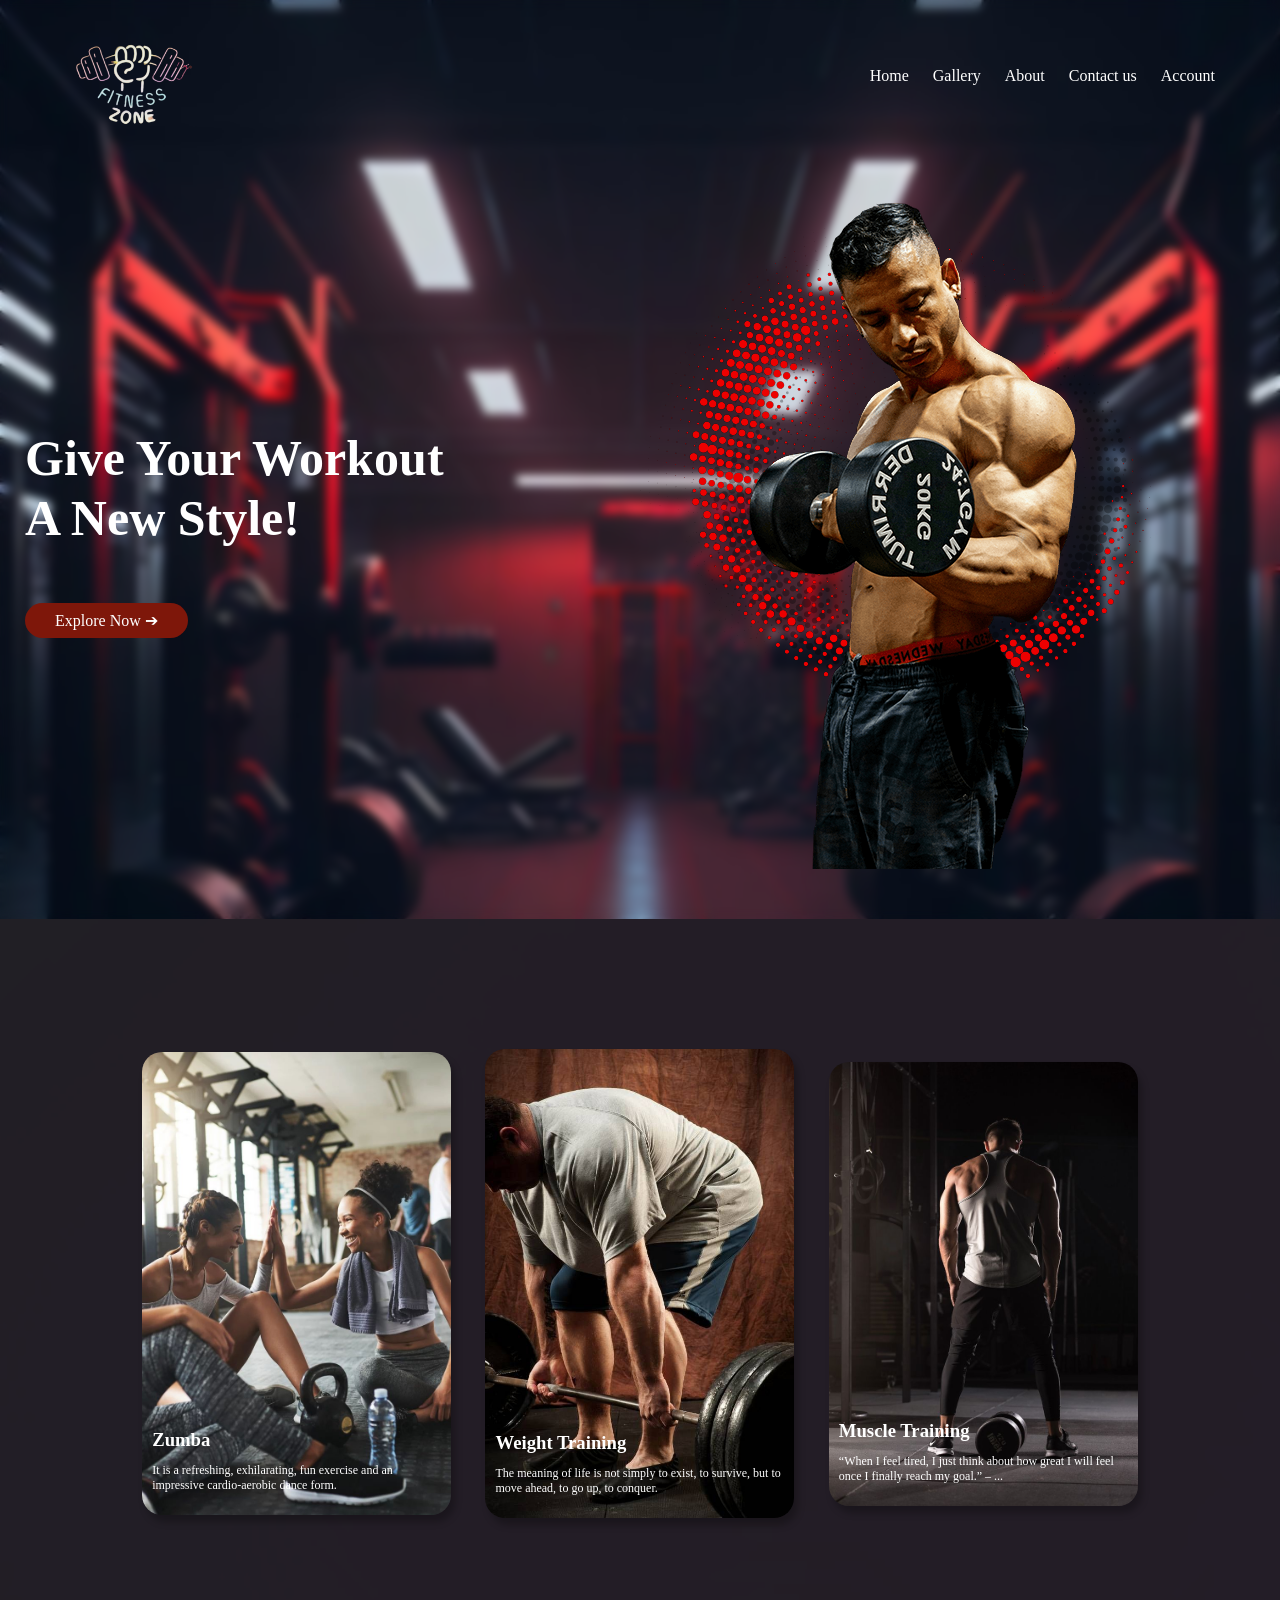
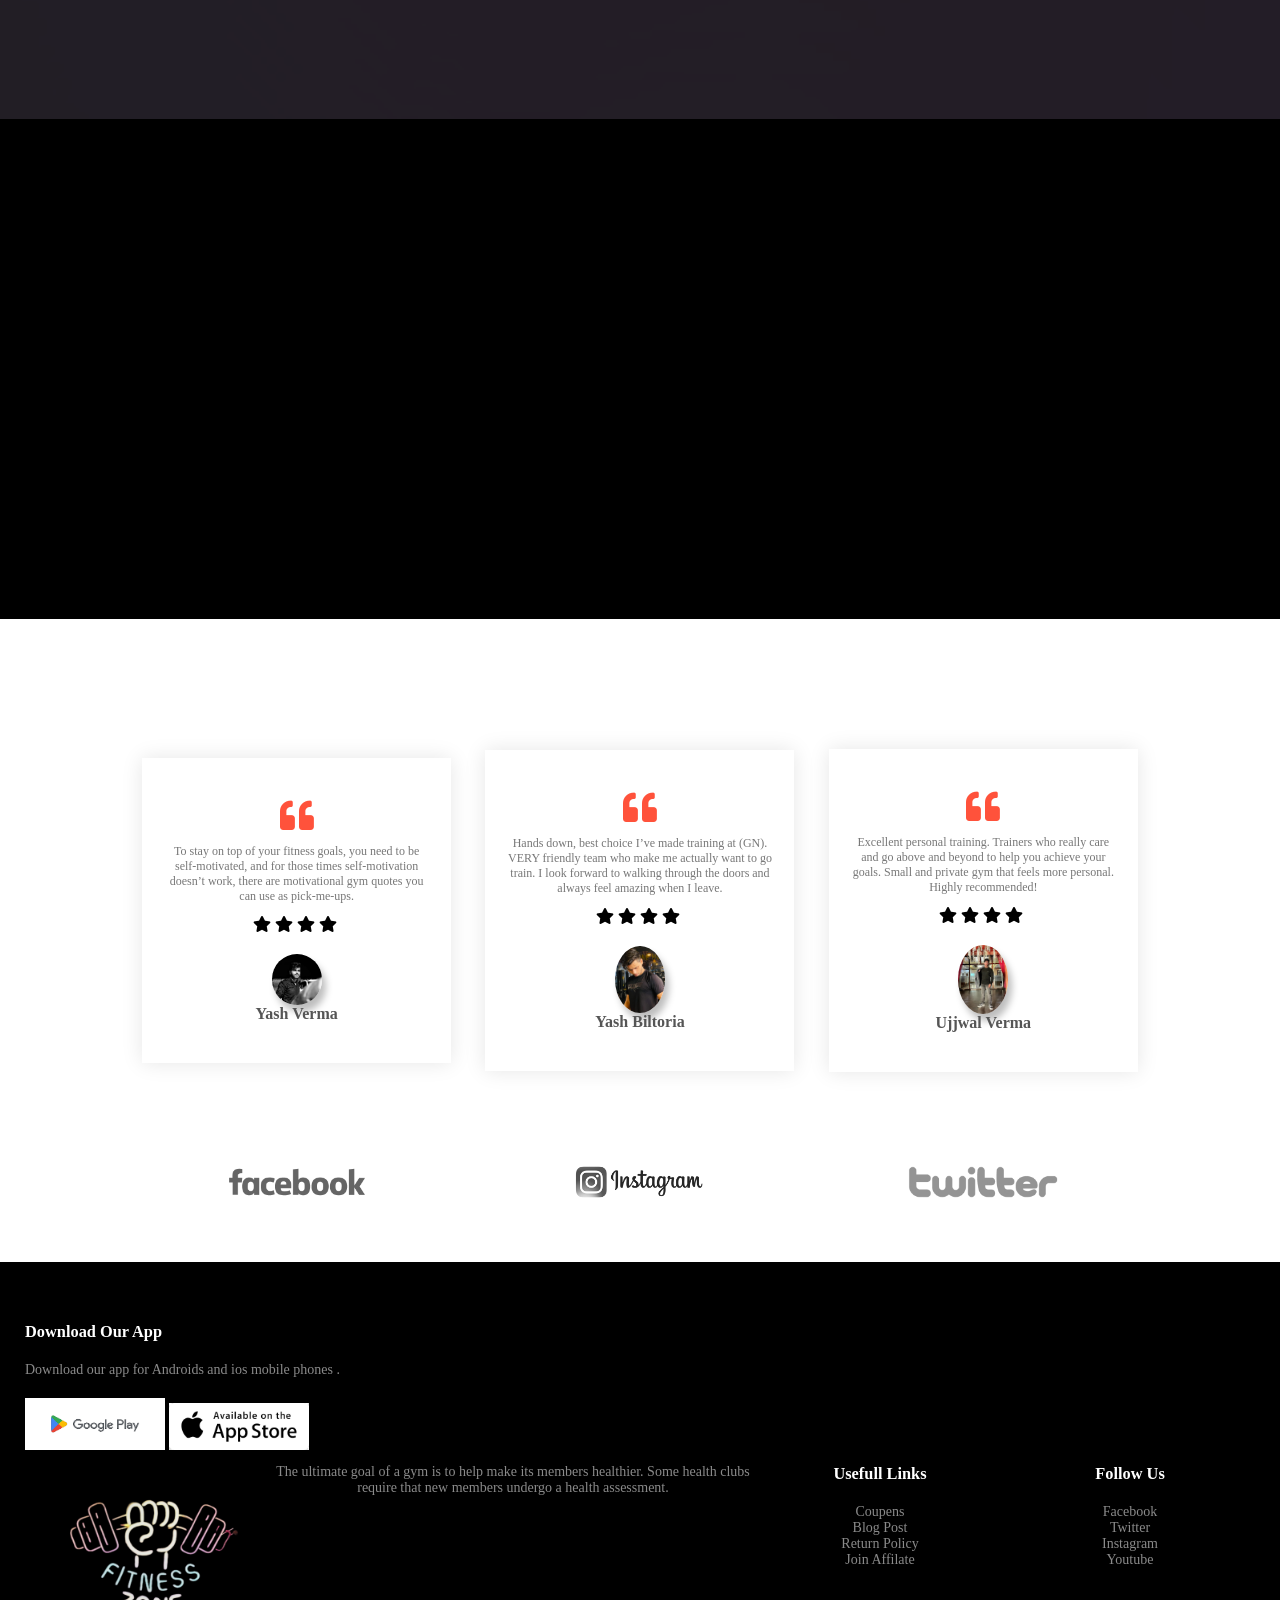
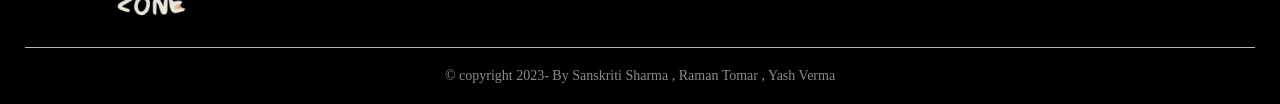
<file: index.html>
<html>
<head>
	<title> Fitness Zone </title>
	<link rel="stylesheet" type="text/css" href="style.css">
	<link rel="stylesheet" type="text/css" href="https://cdnjs.cloudflare.com/ajax/libs/font-awesome/5.15.3/css/all.min.css">
</head>
<body>
<div  class="header">
	<div class="container">
		<div class="navbar">
		<div class="logo">
			<a href="fitness zone-LAPTOP-7SIOT1VQ.html"><img src="images/logo.png" width="170px"></a>
		</div>
	<nav>
	<ul>
	<li class="link"><a href="fitness zone.html">Home</a></li>	
	<li class="link"><a href="gallery.html">Gallery</a></li>	
	<li class="link"><a href="about.html">About</a></li>	
	<li class="link"><a href="contactus.html">Contact us</a></li>	
	<li class="link"><a href="SignUp.html">Account</a></li>	
		
	</ul>
    </nav>
	
     </div>
     <div class="row">
     	<div class="col-2">
     		<h1>Give Your Workout<br> A New Style!</h1>
     		
     		<a href="explore.html" class="btn"> Explore Now &#x2794;</a>
     	</div>
     	<div class="col-2">
     		<img src="images/img4.png">
     	</div>
     </div>
	</div>
</div>
 
<!------featured categories------->

<div class="categories">
	
	<div class="small-container">
     <div class="row">
		<div class="col-3">
			<img src="images/categories-1.jpeg">
			<div class="text-in1">
				<h3>
					Zumba
				</h3>
				<p  style="color:white"> It is a refreshing, exhilarating, fun exercise and an impressive cardio-aerobic dance form.</p>
			</div>
		</div>
		<div class="col-3">
			<img src="images/categories-2.jpeg">
			<div class="text-in1">
				<h3>
				Weight Training	
				</h3>
				<p style="color:white">The meaning of life is not simply to exist, to survive, but to move ahead, to go up, to conquer. </p>
			</div>
		</div>
		<div class="col-3">
			<img src="images/categories-3.jpeg">
			<div class="text-in1">
				<h3>
					Muscle Training
				</h3>
				<p  style="color:white"> “When I feel tired, I just think about how great I will feel once I finally reach my goal.” – ...</p>
			</div>
		</div>
	 </div>
    </div>
</div>


<!-----MAP-->
<div class="map-box">
	<div class="map">
		<iframe src="https://www.google.com/maps/embed?pb=!1m18!1m12!1m3!1d3473.3164316574553!2d77.68863077518968!3d29.477964875213836!2m3!1f0!2f0!3f0!3m2!1i1024!2i768!4f13.1!3m3!1m2!1s0x390c1b4b8ece1d11%3A0xc8d93905ee1fc!2sFitness%20zone!5e0!3m2!1sen!2sin!4v1703088604400!5m2!1sen!2sin" width="100%" height="450" style="border:0;" allowfullscreen="" loading="lazy" referrerpolicy="no-referrer-when-downgrade"></iframe>
	</div>
	</div>






<!------- testimonial ------>
<div class="testimonial">
	<div class="small-container">
		<div class="row">
            <div class="col-3">
				<i class="fa fa-quote-left"></i>
				<p>To stay on top of your fitness goals, you need to be self-motivated, and for those times self-motivation doesn’t work, there are motivational gym quotes you can use as pick-me-ups.</p>
				<div class="rating">
					<i class="fa fa-star"></i>
					<i class="fa fa-star"></i>
					<i class="fa fa-star"></i>
					<i class="fa fa-star"></i>
					<i class="fa fa-star-0"></i>
				</div>
				<img src="images/yash.png">
				<h3>Yash Verma</h3>
			</div>
			<div class="col-3">
				<i class="fa fa-quote-left"></i>
				<p>Hands down, best choice I’ve made training at (GN). VERY friendly team who make me actually want to go train. I look forward to walking through the doors and always feel amazing when I leave.</p>
				<div class="rating">
					<i class="fa fa-star"></i>
					<i class="fa fa-star"></i>
					<i class="fa fa-star"></i>
					<i class="fa fa-star"></i>
					<i class="fa fa-star-0"></i>
				</div>
				<img src="images/10.jpg">
				<h3>Yash Biltoria</h3>
			</div>
			<div class="col-3">
				<i class="fa fa-quote-left"></i>
				<p>Excellent personal training. Trainers who really care and go above and beyond to help you achieve your goals. Small and private gym that feels more personal. Highly recommended!

				</p>
				<div class="rating">
					<i class="fa fa-star"></i>
					<i class="fa fa-star"></i>
					<i class="fa fa-star"></i>
					<i class="fa fa-star"></i>
					<i class="fa fa-star-0"></i>
				</div>
				<img src="images/11.jpg">
				<h3>Ujjwal Verma</h3>
			</div>
		</div>
	</div>
  </div>
<!---------------- brand -------->
<div class="brand">
	<div class="small-container">
		<div class="row">
			<div class="col-5">
				<img src="images/facebook.png" >
			</div>
			<div class="col-5">
				<img src="images/instagram.png" >
			</div>
			<div class="col-5">
				<img src="images/twitter.png" >
			</div>
			
		</div>
	</div>
</div>



<!------- footer---->

<div class="footer">
	<div class="container">
		<div class="footer-col-1">
			<h3>Download Our App</h3>
			<p>Download our app for Androids and ios mobile phones .</p>
			<div class="app-logo">
				<img src="images/play-store.png">
				<img src="images/app-store.png">
			</div>
		</div>
		<div class="footer-col-2">
			<img src="images/logo.png" width="20%" height="20%">
			<p>The ultimate goal of a gym is to help make its members healthier. Some health clubs require that new members undergo a health assessment.</p>
			<div class="footer-col-3">
				<h3>Usefull Links</h3>
				<ul>
					<li>Coupens</li>
					<li>Blog Post</li>
					<li>Return Policy</li>
					<li>Join Affilate</li>
				</ul>
			</div>
			<div class="footer-col-4">
				<h3>Follow Us</h3>
				<ul>
                    <li>Facebook</li>
					<li>Twitter</li>
					<li>Instagram</li>
					<li>Youtube</li>
				</ul>
			</div>
		</div> 
		<hr>
		<p class="copyright"> &copy; copyright 2023- By Sanskriti Sharma , Raman Tomar , Yash Verma</p>
	</div>
</div>


</body>
</html>
</file>
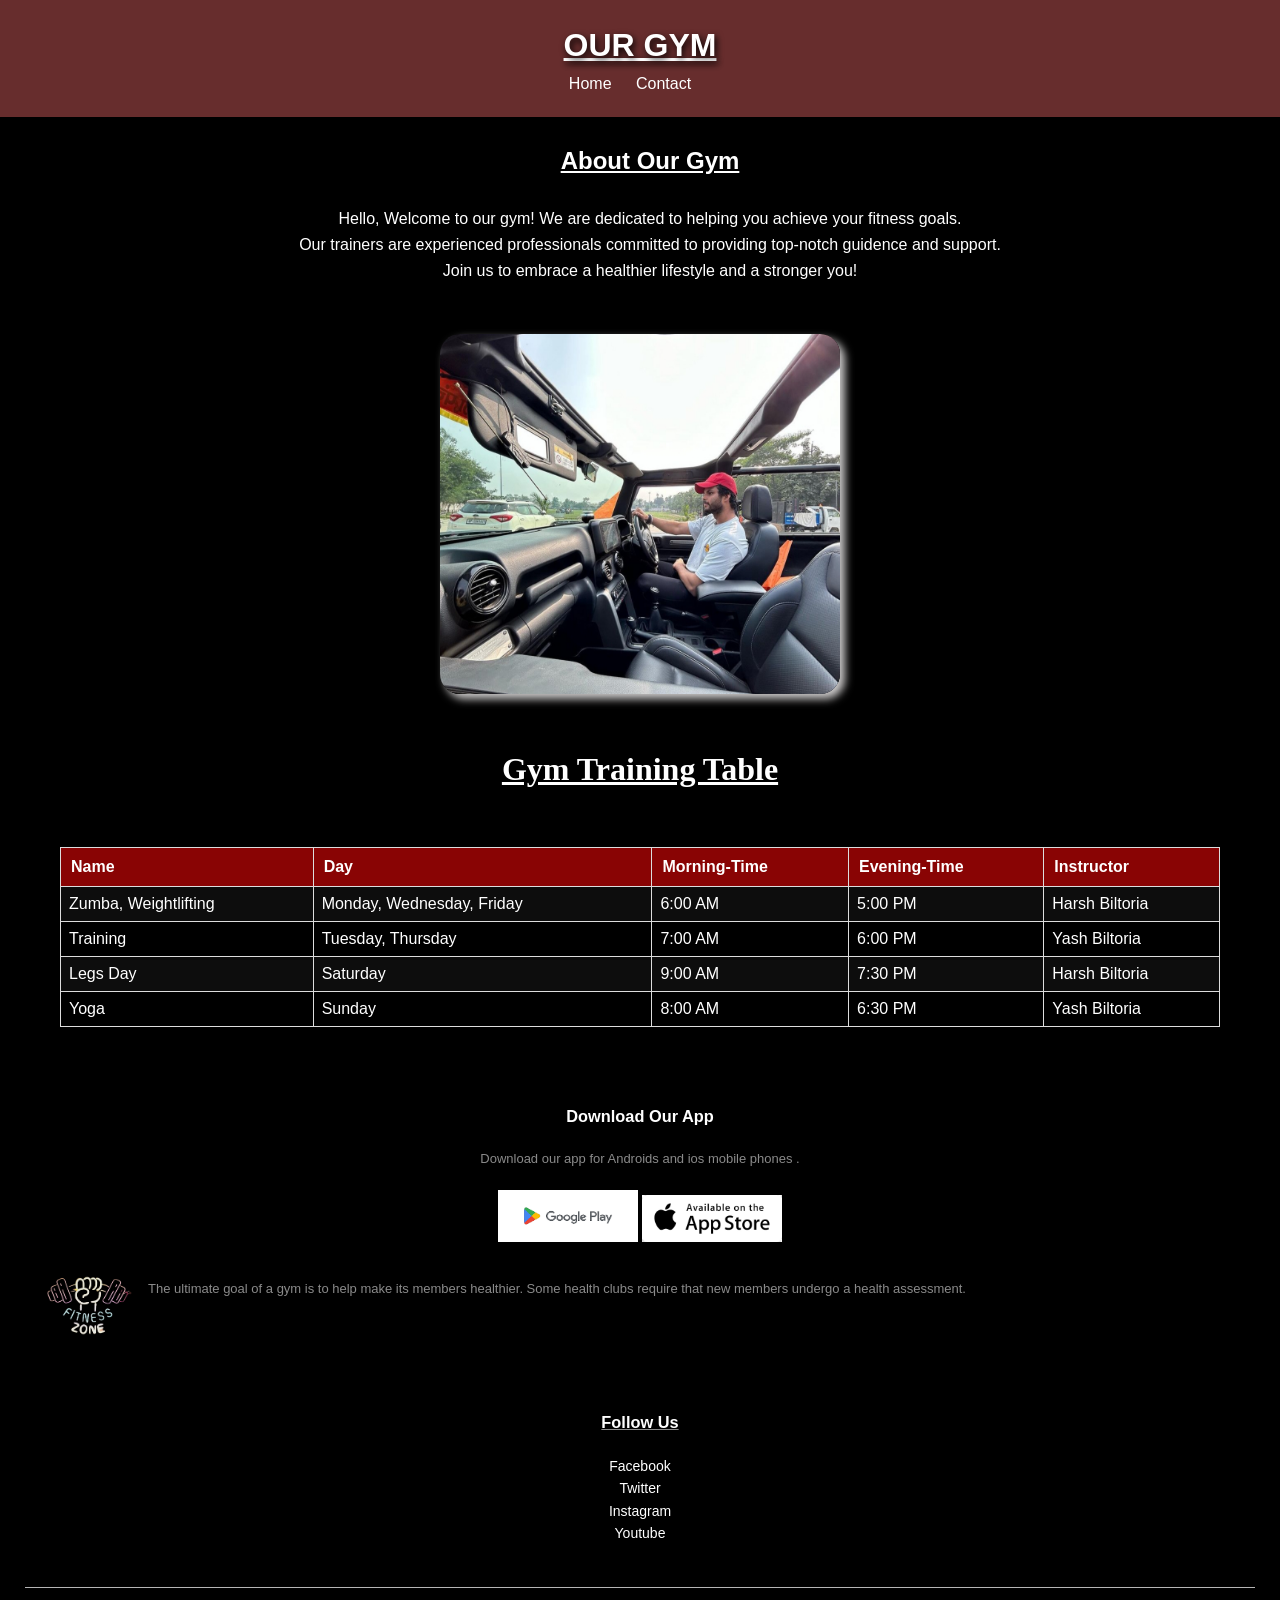
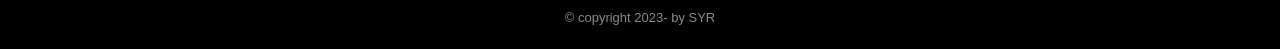
<file: about.html>
<html lang="en">
    <head>
        <meta charset="UTF-8">
        <title>About Us</title>
        <link rel="stylesheet" href="about.css">
    </head>
 <body>
	<div class="main">
    <header>
        <h1 >OUR GYM</h1>
        <nav>
            <ul>
                <li><a href="index.html">Home</a></li>
                <li><a href="#">Contact</a></li>
            </ul>
        </nav>
    </header>

    
     <div class="about-section">
      <br> <u> <h2 align="center" >About Our Gym</h2></u><br>
        <p > Hello, Welcome to our gym! We are dedicated to helping you achieve your fitness goals.</p>
        <p> Our trainers are experienced professionals committed to providing top-notch guidence and support.</p>
        <p>Join us to embrace a healthier lifestyle and a stronger you!</p><br><br>
     </div>
	 <div class="owner">
       <center><img src="images/harsh_singh.jpg"width="400em" height="40%"></center>
	 </div>
	 
	 <div class="table">
		<ul><h1>Gym Training Table</h1></ul><br><br>
	  <table> <tr> <th>Name</th> <th>Day</th> <th>Morning-Time</th> <th>Evening-Time</th> <th>Instructor</th> </tr> 
		 <tr> <td>Zumba, Weightlifting</td> <td>Monday, Wednesday, Friday</td> <td>6:00 AM</td> <td>5:00 PM</td><td>Harsh Biltoria</td> </tr>
		   <tr> <td>Training</td> <td>Tuesday, Thursday</td> <td>7:00 AM</td> <td>6:00 PM</td> <td>Yash Biltoria</td> </tr> 
			<tr> <td>Legs Day</td> <td>Saturday</td> <td>9:00 AM</td> <TD>7:30 PM </TD><td>Harsh Biltoria</td> </tr> 
			<tr> <td>Yoga</td> <td>Sunday</td> <td>8:00 AM</td><td>6:30 PM</td> <td>Yash Biltoria</td> </tr>
		 </table> 
	 </div>
     

 <!------- footer---->

 <div class="footer">
	<div class="container">
		<div class="footer-col-1">
			<center><h3 >Download Our App</h3>
			<p>Download our app for Androids and ios mobile phones .</p>
			<div class="app-logo">
				<img src="images/play-store.png">
				<img src="images/app-store.png"></center>
			</div>
		</div>
		<div class="footer-col-2">
			<img src="images/logo.png" width="10%" height="10%">
			<p>The ultimate goal of a gym is to help make its members healthier. Some health clubs require that new members undergo a health assessment.</p>
			</div>
			<div class="footer-col-5">
			
			<div class="footer-col-4">
				<u><h3>Follow Us</h3></u>
				<ul>
					<li>Facebook</li>
					<li>Twitter</li>
					<li>Instagram</li>
					<li>Youtube</li>
				</ul>
			</div>
		</div>
		<hr>
		<p class="copyright">  &copy; copyright 2023- by SYR</p>
	</div>
 </div>
</div>

 </body>
</html>
</file>
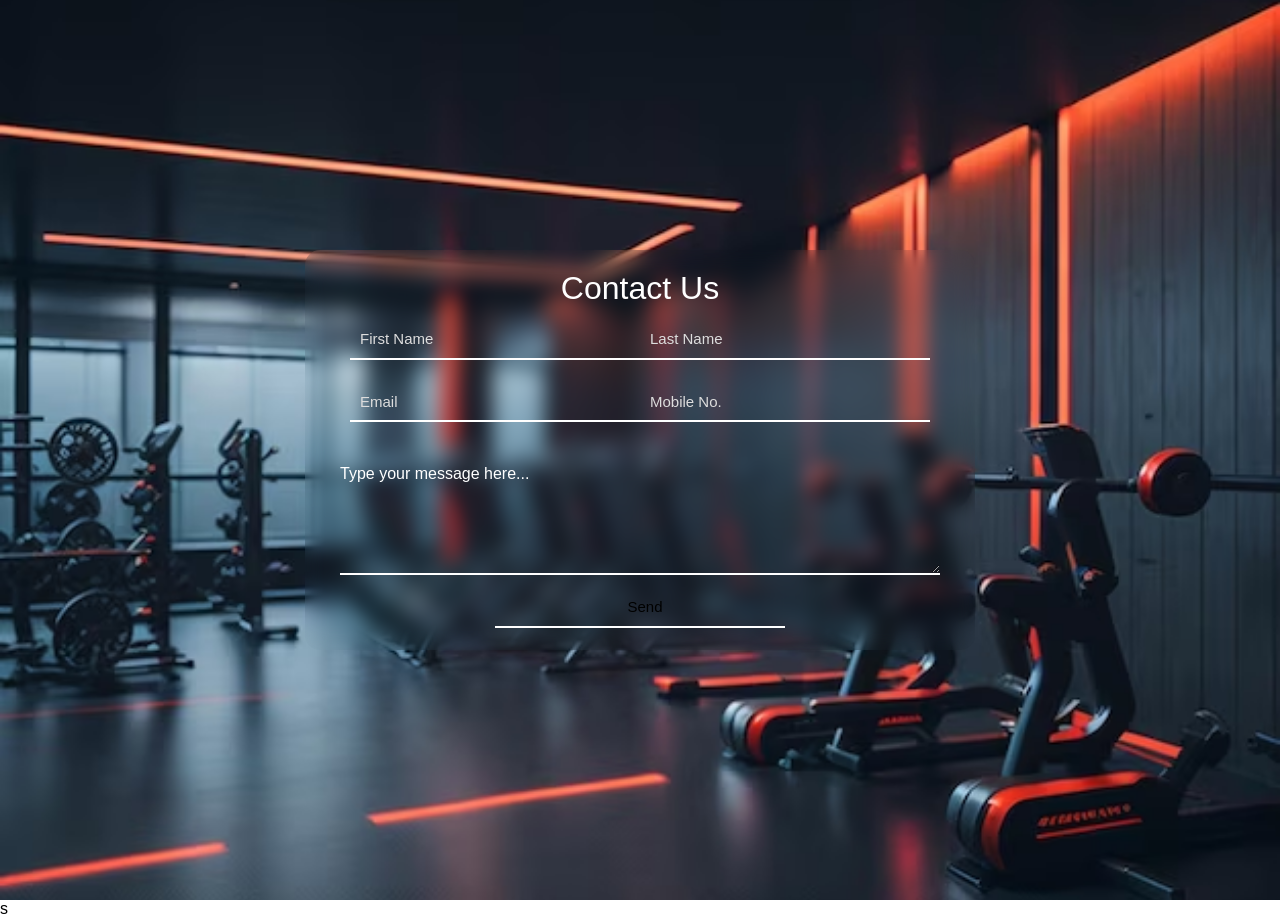
<file: contactus.html>
<!DOCTYPE html>
<html lang="en"> 
	<head>
		<meta charset="UTF-8">
		<meta http-equiv="X-UA-Compatible" content="IE=edge">
		<meta name="viewport" content="width=device-width, initial-scale=1.0">
		<title>Form Contect Us</title>
		<link rel="stylesheet" href="contact.css">
	</head>
	<body>
		<div class="container">
			<form>
				<h1> Contact Us </h1><br><br><br>
				<input type="text" id="First Name" placeholder="First Name" required>
				<input type="text" id="last Name" placeholder="Last Name" required>
				<input type="text" id="Email" placeholder="Email" required>
				<input type="text" id="Mobile No." placeholder="Mobile No." required>
				<h4>Type your message here...</h4>
				<textarea required></textarea>
				<input type="Submit" value="Send" id="Buttons">
			</form>
		</div>
	</body>
</html>

     





















s
</file>
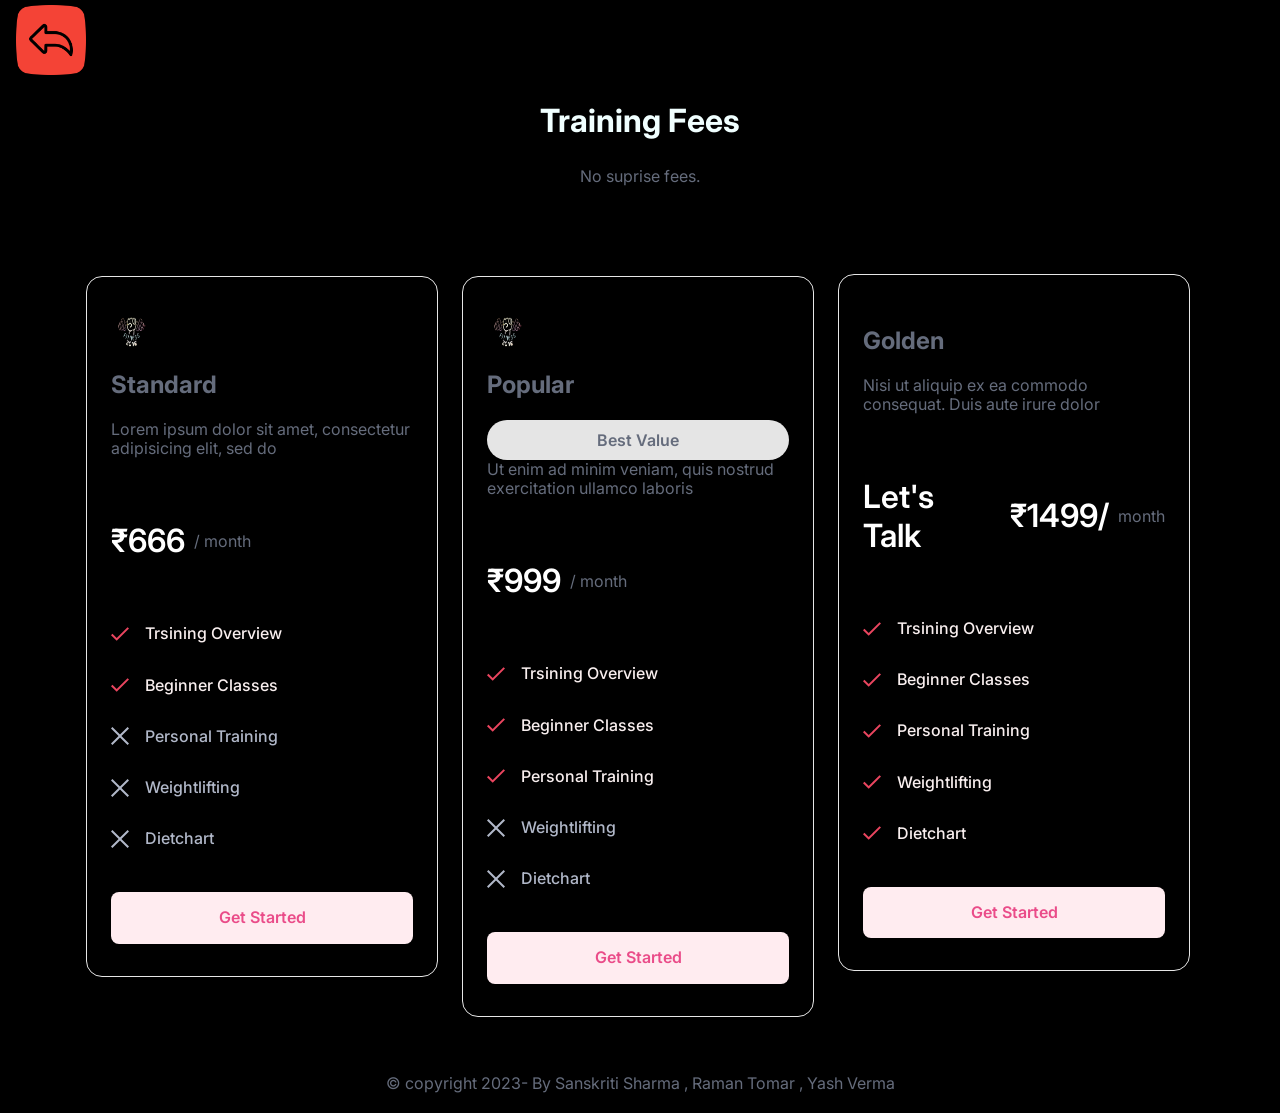
<file: explore.html>
<html >
<head>
    
    <title>Explore Now</title>
    <link rel="stylesheet" href="explore.css">
</head>
<body>
    
<div class="head">
  <a href="fitness zone.html"><img src="images/back.png" width="70" height="70"></a>
</div>
<!-- YOUR HTML STARTS HERE -->

<section class="plans__container">
    <div class="plans">
      <div class="plansHero">
        <h1 class="plansHero__title" style="font-size: 2em; color: azure;">Training Fees</h1>
        <p class="plansHero__subtitle"> No suprise fees.</p>
      </div>
      <div class="planItem__container">
        <!--free plan starts -->
        <div class="planItem planItem--free">
  
          <div class="card">
            <div class="card__header">
              <div class="card__icon symbol symbol--rounded"><img src="images/logo.png" width="40px" height="40px"></div>
              <h2>Standard</h2>
            </div>
            <div class="card__desc">Lorem ipsum dolor sit amet, consectetur adipisicing elit, sed do</div>
          </div>
  
          <div class="price"><p>&#8377;666</p><span>/ month</span></div>
  
          <ul class="featureList">
            <li>Trsining Overview</li>
            <li>Beginner Classes</li>
            <li class="disabled">Personal Training</li>
            <li class="disabled">Weightlifting</li>
            <li class="disabled">Dietchart</li>
          </ul>
  
          <button class="button">Get Started</button>
        </div>
        <!--free plan ends -->
  
        <!--pro plan starts -->
        <div class="planItem planItem--pro">
          <div class="card">
            <div class="card__header">
              <div class="card__icon symbol"><img src="images/logo.png" width="40px" height="40px"></div>
              <h2>Popular</h2>
              <div class="card__label label">Best Value</div>
            </div>
            <div class="card__desc">Ut enim ad minim veniam, quis nostrud exercitation ullamco laboris</div>
          </div>
  
          <div class="price"><p>&#8377;999</p><span>/ month</span></div>
  
          <ul class="featureList">
            <li>Trsining Overview</li>
            <li>Beginner Classes</li>
            <li>Personal Training</li>
            <li class="disabled">Weightlifting</li>
            <li class="disabled">Dietchart</li>
          </ul>
  
          <button class="button button--pink">Get Started</button>
        </div>
        <!--pro plan ends -->
  
        <!--entp plan starts -->
        <div class="planItem planItem--entp">
          <div class="card">
            <div class="card__header">
              <div class="card__icon"></div>
              <h2>Golden</h2>
            </div>
            <div class="card__desc">Nisi ut aliquip ex ea commodo consequat. Duis aute irure dolor</div>
          </div>
  
          <div class="price"><p>Let's Talk </p><br>
            <p>&#8377;1499/</p><span> month</span>
          </div>
  
          <ul class="featureList">
            <li>Trsining Overview</li>
            <li>Beginner Classes</li>
            <li>Personal Training</li>
            <li>Weightlifting</li>
            <li>Dietchart</li>
          </ul>
  
          <button class="button button--white">Get Started</button>
        </div>
        <!--entp plan ends -->
  
      </div>
    </div>
</section>
<br><br><br>
<center>
  &copy; copyright 2023- By Sanskriti Sharma , Raman Tomar , Yash Verma
</center>
<br>
</body>
</html>
</file>
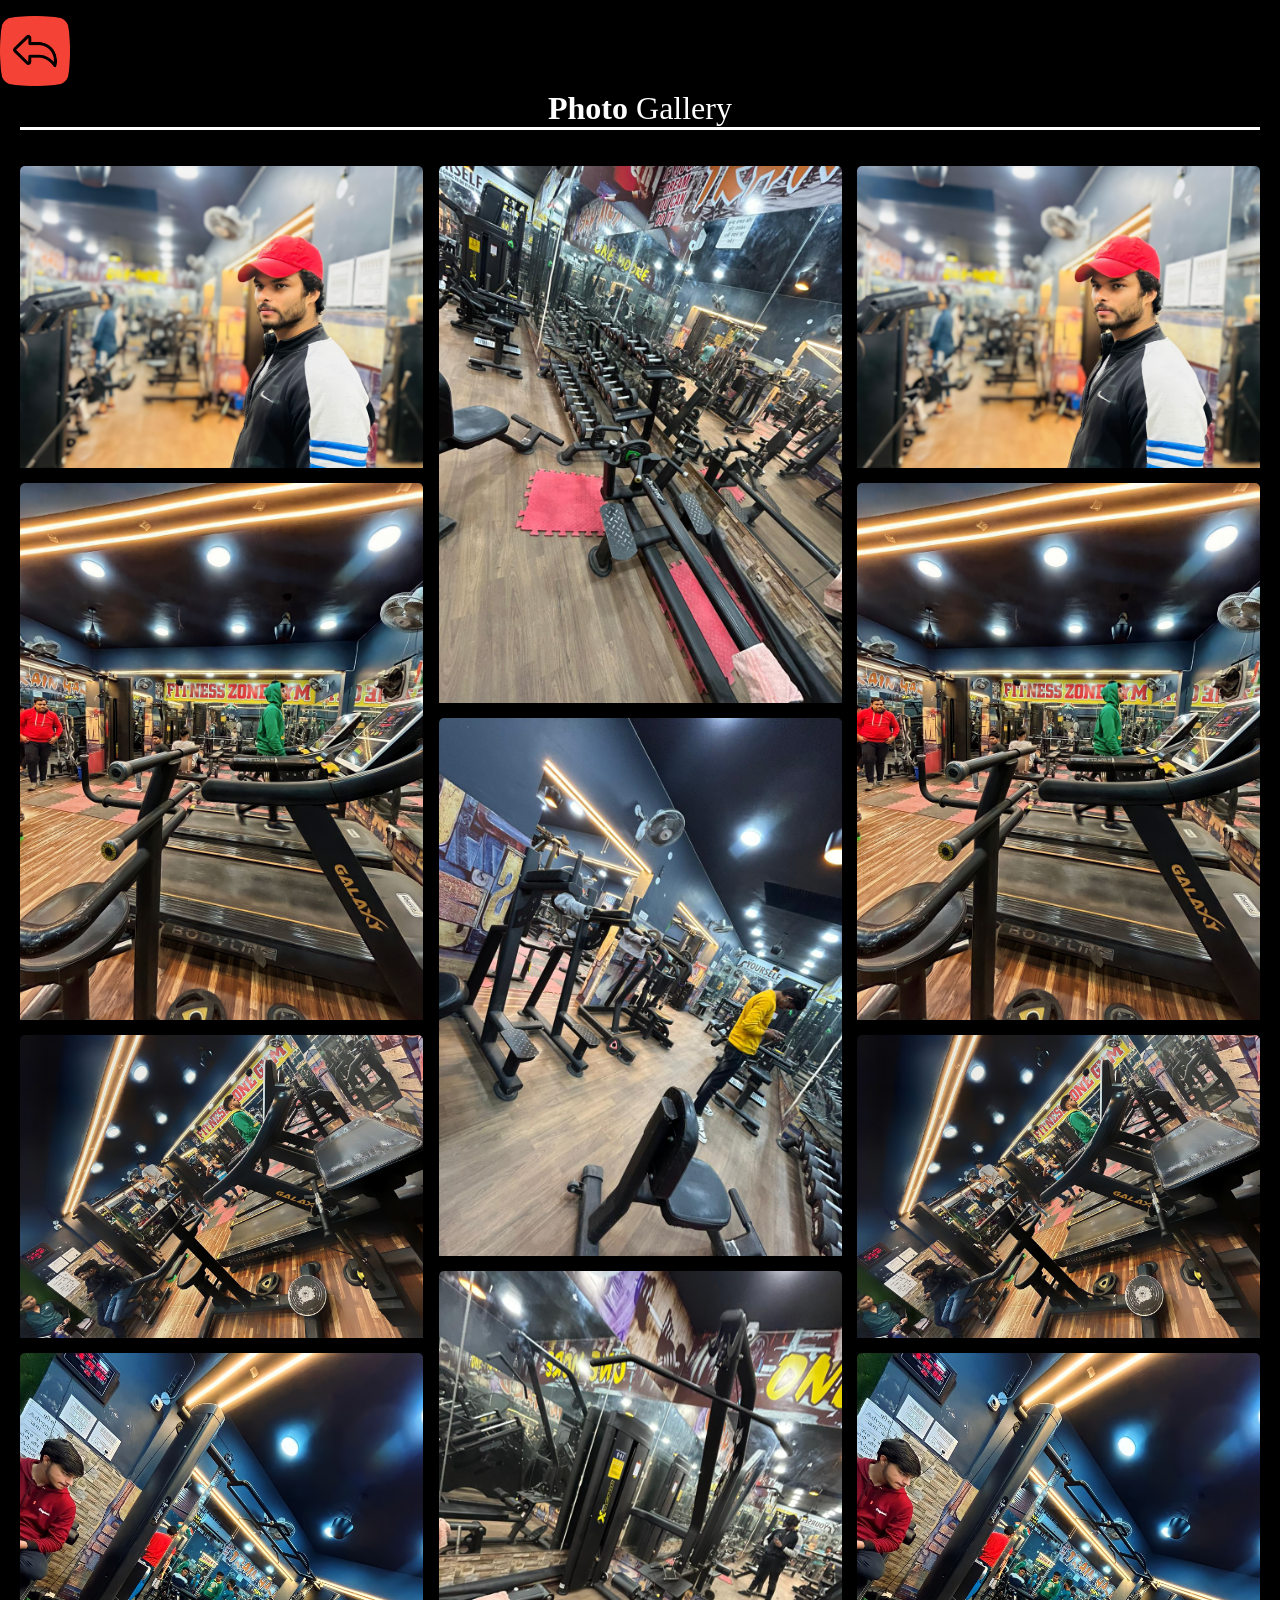
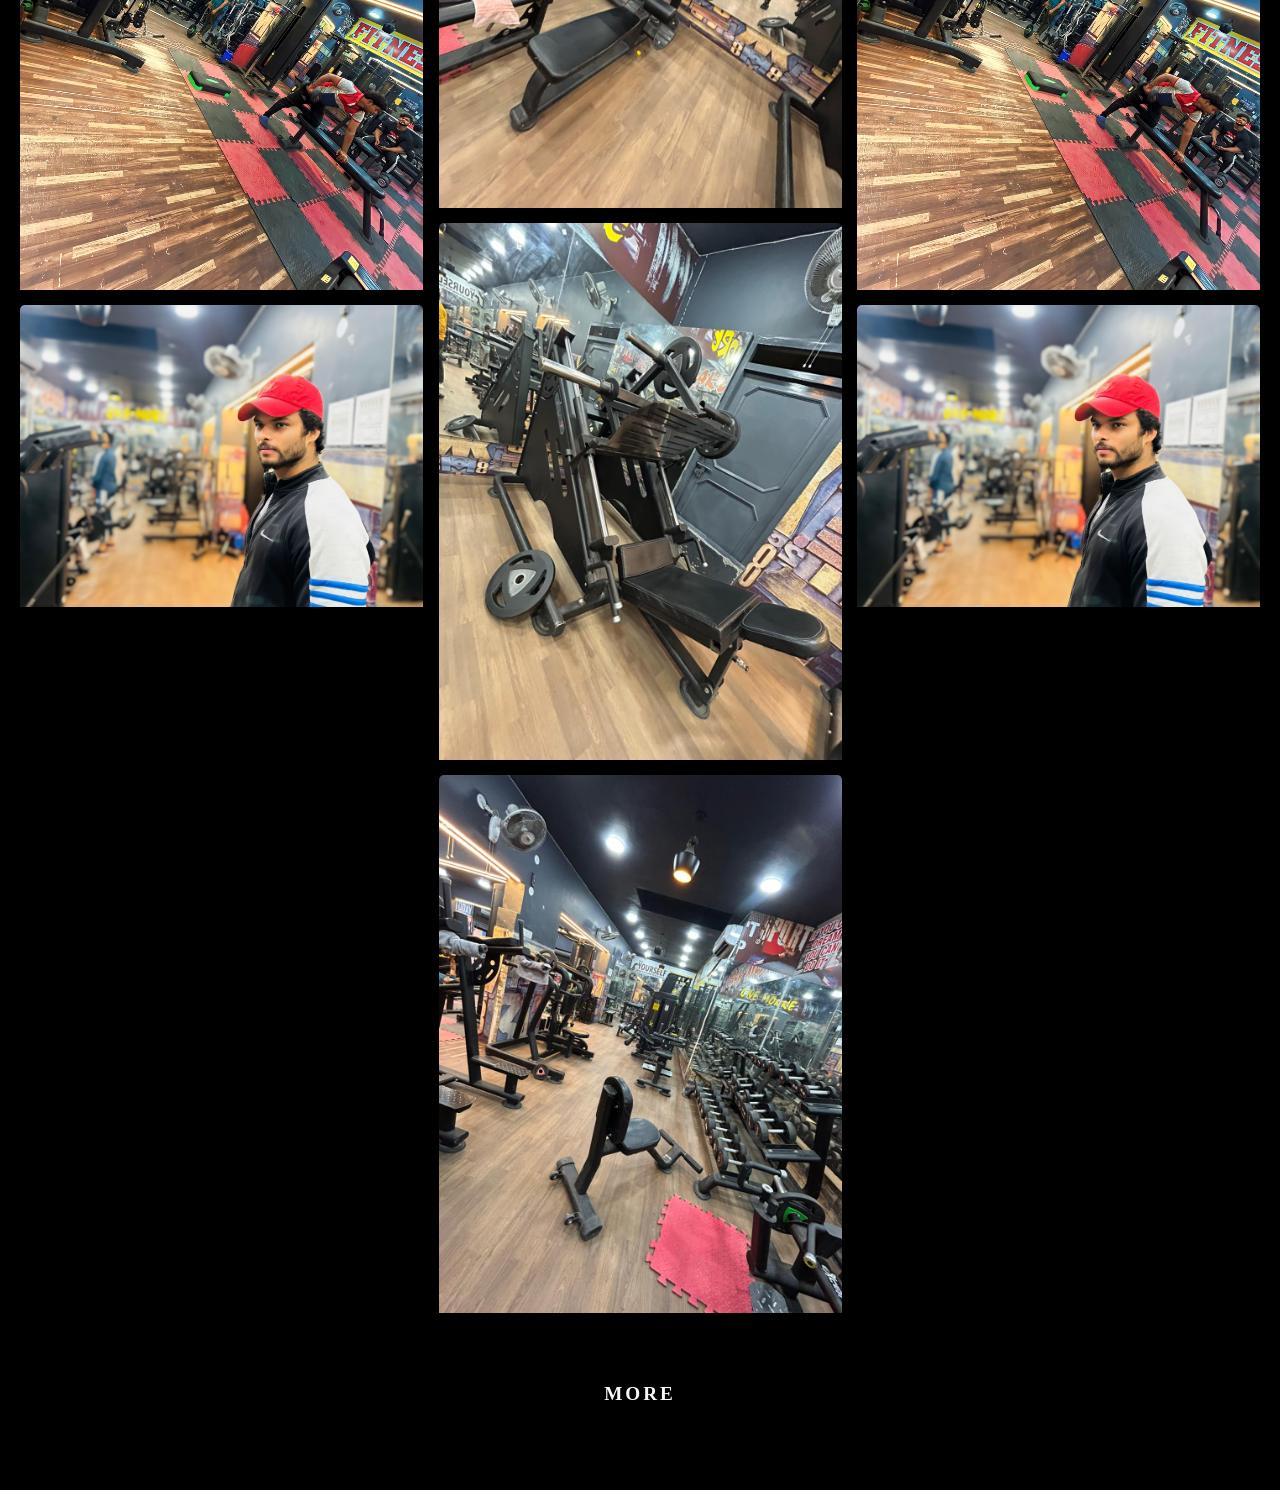
<file: gallery.html>
<!DOCTYPE html>
<html>
    <head>
        <title>Photo Gallery</title>
        <link rel="stylesheet" type="text/css" href="gallery.css">
    </head>
    <body>
        <div class="head">
            <a href="index.html"><img src="images/back.png" width="70" height="70"></a> 
        </div>
        <div class="container">
          
           
            <div class="heading">
                
                <h1>Photo  <span>Gallery</span></h1><br><br>
            </div>
            <div class="box">
                <div class="dream">
                    <img src="images/1.jpg">
                     <img src="images/2.jpg">
                      <img src="images/3.jpg">
                       <img src="images/4.jpg" >
                        <img src="images/1.jpg">
                </div>
                <div class="dream">
                    <img src="images/5.jpg">
                     <img src="images/6.jpg" >
                      <img src="images/7.jpg" >
                       <img src="images/8.jpg">
                        <img src="images/9.jpg" >
                </div>
                <div class="dream">
                    <img src="images/1.jpg" >
                     <img src="images/2.jpg"    >
                      <img src="images/3.jpg"   >
                       <img src="images/4.jpg"  > 
                        <img src="images/1.jpg" >
                </div>

            </div>
             <div class="btn"> 
                <a href="#">MORE</a>
             </div>

        </div>
        

    </body>
</html>
</file>
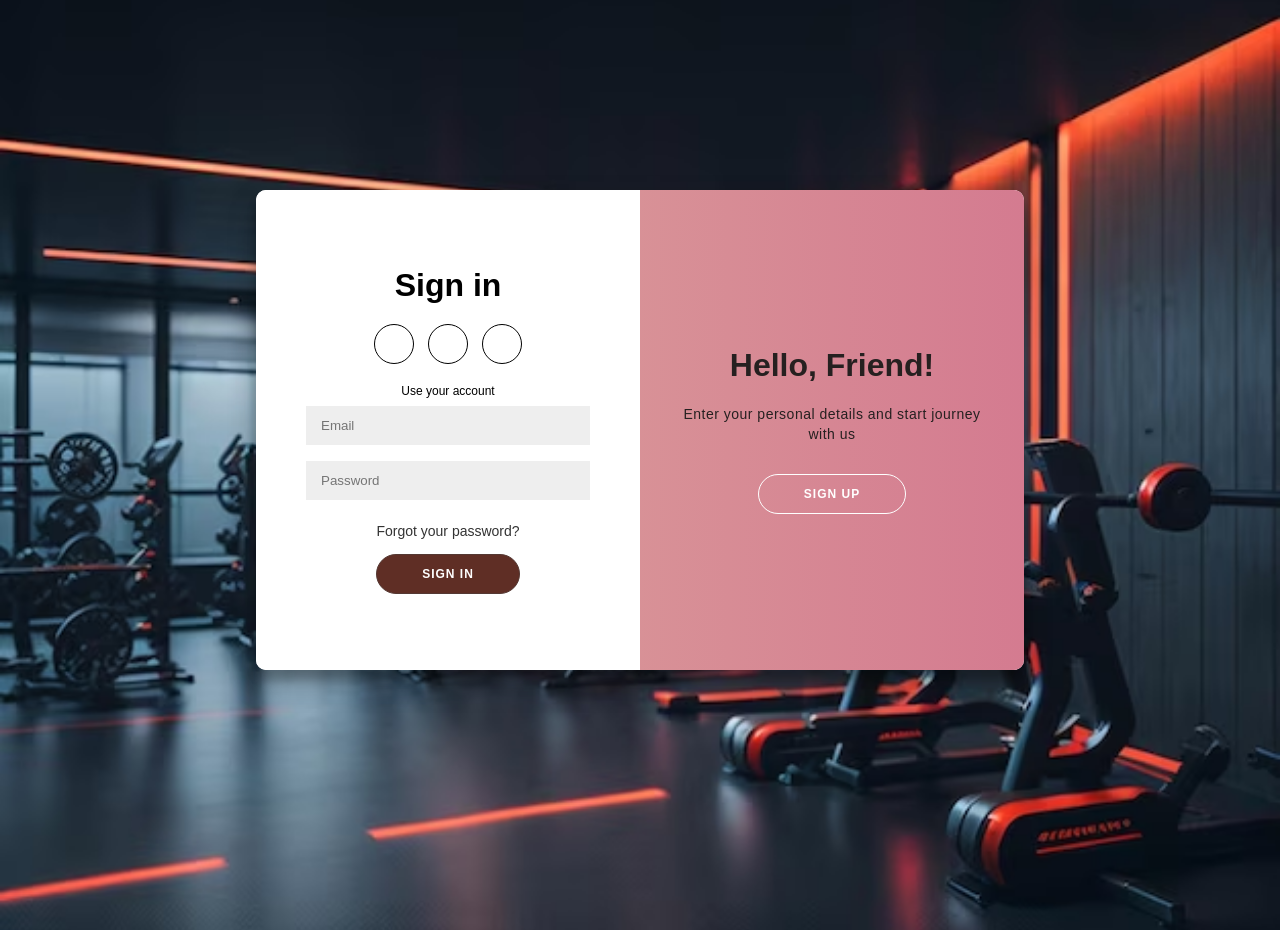
<file: SignUp.html>
<!DOCTYPE html>
<html>
<head>
	<meta charset="utf-8">
	<meta name="viewport" content="width=device-width, initial-scale=1">
	<style type="text/css">

* {
	box-sizing: border-box;
	
}

body {
	
	display: flex;
	justify-content: center;
	align-items: center;
	flex-direction: column;
	font-family: 'Montserrat', sans-serif;
	height: 100vh;
	margin: -20px 0 50px;
	background: url("images/s1.avif") no-repeat center center/cover;
}

h1 {
	font-weight: bold;
	margin: 0;
}

h2 {
	text-align: center;
}

p {
	font-size: 14px;
	font-weight: 100;
	line-height: 20px;
	letter-spacing: 0.5px;
	margin: 20px 0 30px;
}

span {
	font-size: 12px;
}

a {
	color: #333;
	font-size: 14px;
	text-decoration: none;
	margin: 15px 0;
}

button {
	border-radius: 20px;
	border: 1px solid #543833;
	background-color: #5f2e25;
	color: #FFFFFF;
	font-size: 12px;
	font-weight: bold;
	padding: 12px 45px;
	letter-spacing: 1px;
	text-transform: uppercase;
	transition: transform 80ms ease-in;
}

button:active {
	transform: scale(0.95);
}

button:focus {
	outline: none;
}

button.ghost {
	background-color: transparent;
	border-color: #FFFFFF;
}

form {
	background-color: #FFFFFF;
	display: flex;
	align-items: center;
	justify-content: center;
	flex-direction: column;
	padding: 0 50px;
	height: 100%;
	text-align: center;
}

input {
	background-color: #eee;
	border: none;
	padding: 12px 15px;
	margin: 8px 0;
	width: 100%;
}

.container {
	background-color: #fff;
	border-radius: 10px;
  	box-shadow: 0 14px 28px rgba(0,0,0,0.25), 
			0 10px 10px rgba(0,0,0,0.22);
	position: relative;
	overflow: hidden;
	width: 768px;
	max-width: 100%;
	min-height: 480px;
}

.form-container {
	position: absolute;
	top: 0;
	height: 100%;
	transition: all 0.6s ease-in-out;
}

.sign-in-container {
	left: 0;
	width: 50%;
	z-index: 2;
}

.container.right-panel-active .sign-in-container {
	transform: translateX(100%);
}

.sign-up-container {
	left: 0;
	width: 50%;
	opacity: 0;
	z-index: 1;
}

.container.right-panel-active .sign-up-container {
	transform: translateX(100%);
	opacity: 1;
	z-index: 5;
	animation: show 0.6s;
}

@keyframes show {
	0%, 49.99% {
		opacity: 0;
		z-index: 1;
	}
	
	50%, 100% {
		opacity: 1;
		z-index: 5;
	}
}

.overlay-container {
	position: absolute;
	top: 0;
	left: 50%;
	width: 50%;
	height: 100%;
	overflow: hidden;
	transition: transform 0.6s ease-in-out;
	z-index: 100;
}

.container.right-panel-active .overlay-container{
	transform: translateX(-100%);
}

.overlay {
	background: #5c2834;
	background: -webkit-linear-gradient(to right, #5d433e, #614149);
	background: linear-gradient(to right, #dca79d, #d47b90);
	background-repeat: no-repeat;
	background-size: cover;
	background-position: 0 0;
	color: #262020;
	position: relative;
	left: -100%;
	height: 100%;
	width: 200%;
  	transform: translateX(0);
	transition: transform 0.6s ease-in-out;
}

.container.right-panel-active .overlay {
  	transform: translateX(50%);
}

.overlay-panel {
	position: absolute;
	display: flex;
	align-items: center;
	justify-content: center;
	flex-direction: column;
	padding: 0 40px;
	text-align: center;
	top: 0;
	height: 100%;
	width: 50%;
	transform: translateX(0);
	transition: transform 0.6s ease-in-out;
}

.overlay-left {
	transform: translateX(-20%);
}

.container.right-panel-active .overlay-left {
	transform: translateX(0);
}

.overlay-right {
	right: 0;
	transform: translateX(0);
}

.container.right-panel-active .overlay-right {
	transform: translateX(20%);
}

.social-container {
	margin: 20px 0;
}

.social-container a {
	border: 1px solid black;
	border-radius: 50%;
	display: inline-flex;
	justify-content: center;
	align-items: center;
	margin: 0 5px;
	height: 40px;
	width: 40px;
}

footer {
    background-color: #222;
    color: #fff;
    font-size: 14px;
    bottom: 0;
    position: fixed;
    left: 0;
    right: 0;
    text-align: center;
    z-index: 999;
}

footer p {
    margin: 10px 0;
}

footer i {
    color: red;
}
	</style>
	<title>Sign in/up Form</title>
</head>
<body >

<div class="container" id="container">
	<div class="form-container sign-up-container">
		<form action="#">
			<h1>Create Account</h1>
			<div class="social-container">
				<a href="#" class="social"><i class="fa fa-facebook-f"></i></a>
				<a href="#" class="social"><i class="fa fa-google-plus-g"></i></a>
				<a href="#" class="social"><i class="fa fa-linkedin-in"></i></a>
			</div>
			<span>Use your email for registration</span>
			<input type="text" placeholder="Name" />
			<input type="email" placeholder="Email" />
			<input type="password" placeholder="Password" />
			<button>Sign Up</button>
		</form>
	</div>
	<div class="form-container sign-in-container">
		<form action="#">
			<h1>Sign in</h1>
			<div class="social-container">
				<a href="#" class="social"><i class="fab fa-facebook-f"></i></a>
				<a href="#" class="social"><i class="fab fa-google-plus-g"></i></a>
				<a href="#" class="social"><i class="fab fa-linkedin-in"></i></a>
			</div>
			<span>Use your account</span>
			<input type="email" placeholder="Email" />
			<input type="password" placeholder="Password" />
			<a href="#">Forgot your password?</a>
			
			<button>Sign In</button>
		</form>
	</div>
	<div class="overlay-container">
		<div class="overlay">
			<div class="overlay-panel overlay-left">
				<h1>Welcome Back!</h1>
				<p>To keep connected with us please login with your personal info</p>
				<button class="ghost" id="signIn">Sign In</button>
			</div>
			<div class="overlay-panel overlay-right">
				<h1>Hello, Friend!</h1>
				<p>Enter your personal details and start journey with us</p>
				<button class="ghost" id="signUp">Sign Up</button>
			</div>
		</div>
	</div>
</div>
<script type="text/javascript">
	const signUpButton = document.getElementById('signUp');
const signInButton = document.getElementById('signIn');
const container = document.getElementById('container');

signUpButton.addEventListener('click', () => {
	container.classList.add("right-panel-active");
});

signInButton.addEventListener('click', () => {
	container.classList.remove("right-panel-active");
});
</script>
<footer>

</footer>
</body>
</html>
</file>
<file: style.css>
*{
	margin: 0;
	padding: 0;
	box-sizing: border-box;
}
.header{
	background-image:url( images/background.jpg);
	background-repeat: no-repeat;
	background-size: cover;
	backdrop-filter: blur(5px);
}
.navbar{
	display: flex;
	align-items: center;
	padding: 20px;
}
nav{
	flex: 1;
	text-align: right;
}
nav ul{
	display: inline-block;
	list-style-type: none;
}
nav ul li{
	display: inline-block;
	margin-right: 20px;

}
a{
	text-decoration: none;
	color: #ffffff;
}
p{
	color: #555;
}
.container{
	max-width: 1300px;
	margin: auto;
	padding-left: 25px;
	padding-right: 25px;
	backdrop-filter: blur(5px);
}
.row{
	display: flex;
	align-items: center;
	flex-wrap: wrap;
	justify-content: space-around;
}
.col-2{
    flex-basis: 50%;
    min-width: 300px;
    
}
.col-2 img{
    max-width: 110%;
    padding:50px 0;
}
.col-2 h1{
    font-size: 50px;
    line-height: 60px;
    margin: 25px 0;
    color: white;
	
}
.btn{
	display: inline-block;
	background: #7e170a;
	color:#fff;
	padding: 8px 30px;
	margin: 30px 0;
	border-radius: 30px;
	transition: background 0.5s;
}
.btn:hover{
	background: rgb(34, 27, 18);
}
.categories {
	background-image: url(images/back2.png);
    background-size: cover;
	background-repeat: no-repeat;
	
	height: 800px;
}
	



.col-3{
	flex-basis: 30%;
	min-width: 250px;
	margin-top:30px ;
	margin-bottom: 30px;
	position: relative;
}
.col-3 img{
	width: 100%;
	border-radius: 20px;
	box-shadow: 4px 7px 7px 0px #00000042;
	margin-top: 100px;
}
.col-3 img:hover{
	filter: grayscale(1);
	transform: scale(1.03);
}
.text-in1{
	position: absolute;
	bottom: 0;
	color: #ffffff;
	padding: 10px;

}
.small-container{
	max-width: 1080px;
	margin: auto;
	padding-left:25px ;
	padding-right: 25px;
	
}
 
.map-box{
	padding: 25px;
	background-color: #000;
}
.map iframe{
	border-radius: 20px;
	
}













































/*--------------testimonial-------*/

.testimonial {
	padding-top: 100px;
	background-color: #fffffff7;
}
.testimonial .col-3{
	text-align: center;
	padding: 40px 20px;
	box-shadow: 0 0 20px 0px rgba(0,0,0,0.1);
	cursor: pointer;
	transition: transform 0.5s;
}
.testimonial .col-3 img{
	width: 50px;
	margin-top: 20px;
	border-radius: 50%;
}
.testimonial .col-3 :hover{
	transform: translateY(-10px);
}
.fa.fa-quote-left{
	font-size: 34px;
	color: #ff523b;
}
.col-3 p{
 font-size: 12px;
 margin: 12px 0;
 color: #777;
}
.testimonial .col-3 h3{
	font-weight: 600;
	color: #555;
	font-size: 16px;
}


/*-------- brand---------*/
.brands{
	margin: 100px auto;
}
.col-5 img{
	width: 160px;
	cursor: pointer;
	filter: grayscale(100%);
}
.col-5 img:hover{
    filter: grayscale(0);
}




/*-------- footer--------*/
.footer{
	background: #000;
	color: #8a8a8a;
	font-size: 14px;
	padding: 60px 0 20px;
}
.footer p{
	color: #8a8a8a;
}
.footer h3{
	color: #fff;
	margin-bottom: 20px;
}

.footer-col-1, .footer-col-2,  .footer-col-3,  .footer-col-4{
       min-width: 250px;
	   margin-bottom: 10px;
}
.footer-col-1 {
 flex-basis:20%;
}
.footer-col-2 {
  flex: 1;
  text-align: center;
  display: flex;
}
.footer-col-3 {
	width: 180px;
	margin-bottom: 20px;
	flex-basis: 20%;
    text-align: center;
}
 .footer-col-4 {
  flex-basis: 20%;
  text-align: center;
}
ul{
	list-style-type: none;
}
.app-logo {
	margin-top: 20px;
}
.app-logo img{
	width: 140px;
}
.footer hr{
	border: none;
	background: #b5b5b5;
	height: 1px;
	margin: 20px 0;
}
.copyright{
	text-align: center;
}
</file>
<file: about.css>
body,h1,h2,p,ul{
    margin: 0;
    padding: 0;
    color: #fff;
    text-align: justify;

}
.about-section h2{
    text-align: center;
}
.about-section p{
    text-align: center;
}

body{
    font-family: Arial, Helvetica, sans-serif;
    line-height: 1.6;
}

header{
    background-color: #4a0505d6;
    backdrop-filter: blur(100PX);
    color: white;
    padding: 20px;
    backdrop-filter: blur(15px);
}
header h1 {
    margin: 0;
    text-align: center;
    text-shadow:2px 3px 7px black;
}
.about-section {
    max-width: 1500px;
    background-color: rgb(0, 0, 0);
    padding-left: 20px;
}

nav ul li{
    display: inline;
    margin-right:20px ;
}
nav ul li a{
    color: white;
    text-decoration: none;
   
}
.owner{
    background-color:#000;
    
}
.owner img{
    box-shadow: 5px 5px 9px #fefbfbcd;
    border-radius: 20px;
    flex-basis: 100%;
}
.owner img:hover{
    transform: scale(1.30);
}

footer{
    background-color: #333;
    color: white;
    text-align: center;
   
}

.footer-col-3 h3,ul{
    text-align: center;
}

table { border-collapse: collapse; width: 100%;  }
td { border: 1px solid #dddddd; text-align: left; padding: 8px; }
tr:nth-child(even) { background-color: #0d0d0d; } 
th{ border: 1px solid #dddddd; text-align: left; padding: 10px;background-color:#890404 ;}
h1{ text-align: center; text-decoration: underline;}
.table{ padding: 0 60px; background-color: #000; font-family: Arial, sans-serif;}
.table h1 {
    padding-top: 50px;
    font-family: didot;
}



/*-------- footer--------*/
.footer{
	background: #000;
	color: #8a8a8a;
	font-size: 14px;
	padding: 60px 25px 20px;
}
.footer p{
	color: #8a8a8a;
    font-size: small;
   
}
.footer h3{
	color: #fff;
	margin-bottom: 20px;
}

.footer-col-1, .footer-col-2,  .footer-col-3,  .footer-col-4, .footer-col-{
       min-width: 250px;
	   margin-bottom: 10px;
}
.footer-col-1 {
 flex-basis:12%;
}
.footer-col-1 p{
    text-align: center;
}
.footer-col-2 {
  flex: 12%;
  text-align: center;
  display: flex;
}
.footer-col-2 img{
padding-bottom: 20px;
}
.footer-col-2 p{
    padding-right: 150px;
    padding-top: 20px;
}
.footer-col-3 {
	width: 180px;
	margin-bottom: 40px;
    padding-left: 200px;
}
.footer-col-4{
    margin-top: 40px;
}
.footer-col-3, .footer-col-4 {
  flex-basis: 12%;
  text-align: center;
  display: inline;
  padding: 20px;
}
ul{
	list-style-type: none;
}
.app-logo {
	margin-top: 20px;
}
.app-logo img{
	width: 140px;
}
.footer hr{
	border: none;
	background: #b5b5b5;
	height: 1px;
	margin: 20px 0;
}
.copyright{
	text-align: center;
}
</file>
<file: contact.css>
@import url();
*{
    margin: 0;
    padding: 0;
    box-sizing: border-box;
    font-family: 'poppins',sans-serif;
}

.container{
    min-height: 100vh;
   
    display: flex;
    justify-content: center;
    align-items: center;
    background: url("images/s1.avif") no-repeat center center/cover;
}

.container form {
    width: 670px;
    height: 400px;
    display: flex;
    justify-content: center;
    box-shadow: 30px 30px 50px rgba(0,0,0,0,5);
    border-radius: 15px;
    background: rgba(255,255,255,0,1);
    backdrop-filter: blur(10px);
    flex-wrap: wrap;
}

.container form h1{
    color: #fff;
    font-weight: 500;
    margin-top: 20px;
    width: 500px;
    text-align: center;

}

.container form input{
    width: 290px;
    height: 40px;
    padding-left: 10px;
    outline: none;
    border: none;
    font-size: 15px;
    margin-bottom: 10px;
    background: none;
    border-bottom: 2px solid #fff;

}

.container form input::placeholder{
    color: #ddd;
}

.container form #lastName,
.container form #mobile{
    margin-left: 20px;
}

.container form h4{
    color: #fff;
    font-weight: 300;
    width: 600px;
    margin-top: 20px;

}
.container form textarea{
    background: none;
    border: none;
    border-bottom: 2px solid #fff;
    color: #fff;
    font-weight: 200;
    font-size: 15px;
    padding: 10px;
    outline: none;
    min-width: 600px;
    max-width: 600px;
    min-height: 80px;
    max-height: 80px;
}

textarea::-webkit-scrollbar{
    width: 1em;

}

textarea::-webkit-scrollbar-thumb{
    background-color: rgba(194,194,194,0.713);

}

.container form #button{
    border: none;
    background: #fff;
    border-radius: 5px;
    margin-top: 20px;
    font-weight: 600;
    font-size: 20px;
    color: #333;
    width: 100px;
    padding: 0;
    margin-right: 500px;
    margin-bottom: 30px;
    transition: 0.3s;

}

.container form #button:hover{
    opacity: 0.7;
}
</file>
<file: explore.css>
@import url("https://fonts.googleapis.com/css2?family=Inter:wght@400;500;600;700&display=swap");

:root {
  --baseColor: #656c7c;
  --baseSize: 16px;
  --baseLineHeight: 1.2;
  --fontFamily: Inter, sans-serif;
  --pink: #ea4c89;
  --pinkLight: #ffecf0;
  --red: #a00909;

  --redTick: url("data:image/svg+xml,%3Csvg width='18' height='14' fill='none' xmlns='http://www.w3.org/2000/svg'%3E%3Cpath d='M16.552.134 5.717 10.97 1.448 6.701 0 8.149l5.717 5.717L18 1.583 16.552.134Z' fill='%23EA455F'/%3E%3C/svg%3E%0A");

  --whiteTick: url("data:image/svg+xml,%3Csvg width='18' height='14' fill='none' xmlns='http://www.w3.org/2000/svg'%3E%3Cpath d='M16.552.134 5.717 10.97 1.448 6.701 0 8.149l5.717 5.717L18 1.583 16.552.134Z' fill='%23FFFFFF'/%3E%3C/svg%3E%0A");

  --close: url("data:image/svg+xml,%3Csvg width='18' height='18' fill='none' xmlns='http://www.w3.org/2000/svg'%3E%3Cpath d='M18 1.414 16.586 0 9 7.586 1.414 0 0 1.414 7.586 9 0 16.586 1.414 18 9 10.414 16.586 18 18 16.586 10.414 9 18 1.414Z' fill='%23B1B8C9'/%3E%3C/svg%3E");

  --entpIcon: url("data:image/svg+xml,%3Csvg width='42' height='42' fill='none' xmlns='http://www.w3.org/2000/svg'%3E%3Cpath d='M3.813 11.077 21 1.155l17.187 9.922v19.846L21 40.845 3.813 30.923V11.077Z' stroke='%23fff' stroke-width='2'/%3E%3Ccircle cx='21' cy='21' r='8' stroke='%23fff' stroke-width='2'/%3E%3C/svg%3E");
}

* {
  box-sizing: border-box;
}

html {
  color: var(--baseColor);
  font-family: var(--fontFamily);
  font-size: var(--baseSize);
  line-height: var(--baseLineHeight);
}

body {
  margin: 0;
  background-color: #000000;
}
.head{
  padding-left:1em ;
  padding-top: 5px;
}
.plans {
  &__container {
    padding: 1rem 0 2rem;
  }

  width: 96%;
  max-width: 1128px;
  margin: 0 auto;
}
/* hero starts*/
.plansHero {
  text-align: center;
  padding: 0rem 0 4.5rem;
  line-height: 1.21;

  &__title {
    font-weight: 700;
    font-size: 2rem;
    margin: 0 0 1rem 0;
    color: #000;
  }

  &__subtitle {
    margin: 0;
  }
}
/*/ hero ends*/
/*// plan item starts*/

.planItem {
  --border: 1px solid #e6e6e6;
  --bgColor: #fff;
  --boxShadow: none;

  &__container {
    --direction: column;

    display: grid;
    grid-auto-flow: var(--direction);
    grid-auto-columns: 1fr;
    gap: 1.5rem;
  }

  background-color: var(--bgColor);
  border: var(--border);
  border-radius: 1rem;
  box-shadow: var(--boxShadow);
  padding: 2rem 1.5rem;
  display: inline-flex;
  flex-direction: column;
  width: 22em;
  transition: 1s;
  backdrop-filter: blur(50px);
  margin: 0 10px;
  .price {
    --priceMargin: 2rem 0;
  }
  .price p{
    color: #fff;
    size: 1em;
  }
  /*&--free {
  }*/

  &--pro {
    --border: 0;
    --boxShadow: 0px 14px 30px rgba(204, 204, 204, 0.32);

    .label {
      --labelBg: #fdb72e;
      --labelColor: #fff;
    }
  }

  &--entp {
    --bgColor: var(--red);

    .card {
      --titleColor: #fff;
      --descColor: rgb(255 255 255 / 80%);

      &__icon {
        background-image: var(--entpIcon);
        background-size: cover;
      }
    }

    .price,
    .featureList {
      --color: #fff;
    }

    .featureList {
      --icon: var(--whiteTick);
    }
  }

  .button {
    margin-top: auto;
  }
}
/* plan item ends*/

/* components start*/
.button {
  --bgColor: var(--pinkLight);
  --color: var(--pink);
  --shadowColor: rgb(234 76 137 / 30%);
  --outline: var(--pink);

  border-radius: 0.5rem;
  display: block;
  width: 100%;
  padding: 1rem 1.5rem;
  border: 0;
  line-height: inherit;
  font-family: inherit;
  font-size: 1rem;
  font-weight: 600;
  background-color: var(--bgColor);
  color: var(--color);
  cursor: pointer;
  transition: all 0.1s ease-in-out;
  user-select: none;

  &--pink {
    --bgColor: var(--pink);
    --color: #fff;
    --shadowColor: rgb(234 76 137 / 50%);
  }

  &--white {
    --bgColor: #fff;
    --shadowColor: rgb(255 255 255 / 30%);
    --outline: #fff;
  }

  &:hover {
    transform: translateY(-2px);
    box-shadow: 0px 6px 10px var(--shadowColor);
  }

  &:focus-visible {
    outline-offset: 2px;
    outline: 2px solid var(--outline);
  }
}
.button:hover{
  transform: scale(1.10);
}

.card {
  --titleColor: #000;
  --descColor: var(--baseColor);

  &__header {
    display: flex;
    gap: 1rem;
    align-items: center;
  }

  &__icon {
    width: 2.625rem;
    height: 2.625rem;
  }

  h2 {
    color: var(--titleColor);
    font-size: 1.5rem;
    line-height: 1.2;
    font-weight: 400;
    margin: 0;
    flex-grow: 1;
  }

  &__desc {
    margin: 1.5rem 0 0;
    color: var(--descColor);
  }
}

.label {
  --labelColor: var(--baseColor);
  --labelBg: #e5e5e5;

  font-weight: 600;
  line-height: 1.25;
  font-size: 1rem;
  text-align: center;
  padding: 0.625rem 1.125rem;
  border-radius: 2rem;
  user-select: none;
  background-color: var(--labelBg);
  color: var(--labelColor);
}

.price {
  --color: #000;
  --priceMargin: 0;

  display: flex;
  color: var(--color);
  align-items: center;
  gap: 0.5625rem;
  font-weight: 600;
  font-size: 2rem;
  margin: var(--priceMargin);

  span {
    font-size: 1rem;
    font-weight: 400;
    color: var(--baseColor);
  }
}

.featureList {
  --color: #f9efef;
  --icon: var(--redTick);
  --height: 0.875rem;

  margin: 0 0 2.75rem;
  padding: 0;
  font-weight: 500;

  li {
    color: var(--color);
    margin-bottom: 2rem;
    display: flex;
    align-items: center;
    gap: 1rem;

    &:before {
      content: "";
      background-image: var(--icon);
      background-size: cover;
      display: block;
      width: 1.125rem;
      height: var(--height);
    }

    &:last-child {
      margin-bottom: 0;
    }

    &.disabled {
      --color: #b1b8c9;
      --height: 1.125rem;
      --icon: var(--close);
    }
  }
}

.symbol {
  --big: 2.625rem;
  --small: 1.5rem;
  --radius: 0.25rem;

  border: 2px solid var(--re);
  width: var(--big);
  height: var(--big);
  border-radius: var(--radius);
  position: relative;

  &--rounded {
    --radius: 2rem;
  }

  &:after {
    content: "";
    box-sizing: border-box;
    display: block;
    position: absolute;
    border: 2px solid var(--pink);
    width: var(--small);
    height: var(--small);
    border-radius: var(--radius);
    top: 50%;
    left: 50%;
    transform: translate(-50%, -50%);
  }
}
.planItem:hover{
  transform: scale(1.13);
}
/* components end*/

/* little adjustments for responsiveness*/
@media screen and (max-width: 640px) {
  .plans {
    max-width: 480px;
    width: 90%;
  }

  .planItem__container {
    --direction: row;
  }
}

@media screen and (min-width: 641px) and (max-width: 768px) {
  :root {
    --baseSize: 12px;
  }
}

@media screen and (min-width: 769px) and (max-width: 1080px) {
  :root {
    --baseSize: 14px;
  }
}
</file>
<file: gallery.css>
@import url(https://fonts.google.com/specimen/Preahvihear);

*{
    margin: 0;
    padding: 0;
    box-sizing: border-box;
    font-family: Georgia, 'Times New Roman', Times, serif;
    background-color: #000000;
}
.head{
    padding-left: 0;
   padding-top: 1em;
}
.container{
    display: flex;
    flex-direction: column;
    justify-content: center;
    align-items: center;
    text-align: center;
    margin: 0px 20px 0 20px;
   
}


.container .heading h1 span{
    font-weight: 100;

    
}
.container .box{
    display: flex;
    flex-direction: row;
    justify-content: space-between; 
   
}

.container .box .dream{
   display: flex;
   flex-direction: column;
   width: 32.5%;
}
.container .box .dream  img {
   width: 100%; 
   padding-bottom: 15px;
   border-radius: 5px;
   transition: 1s;
 }

 .container .btn{
    margin: 40px 0 70px 0;
    background: #000000;
    padding: 15px 40px;
    border-radius: 5px;
 }
 
  .btn a{
   color: #fbf8f8;
   font-size: 1.2em;
   text-decoration: none;
   font-weight: bolder; 
   letter-spacing: 3px;

 }

 @media only sceen and (max-width:643px){

 }
 .container .heading{
    width: 100%;
  
}

.container .heading h1{
    font-size: 2em;
    color: #fff;
    border-bottom: 3px solid #ffffff; 
}
.dream img:hover{
   transform: scale(1.05);
   transition: transform 1s;
   
}
</file>
